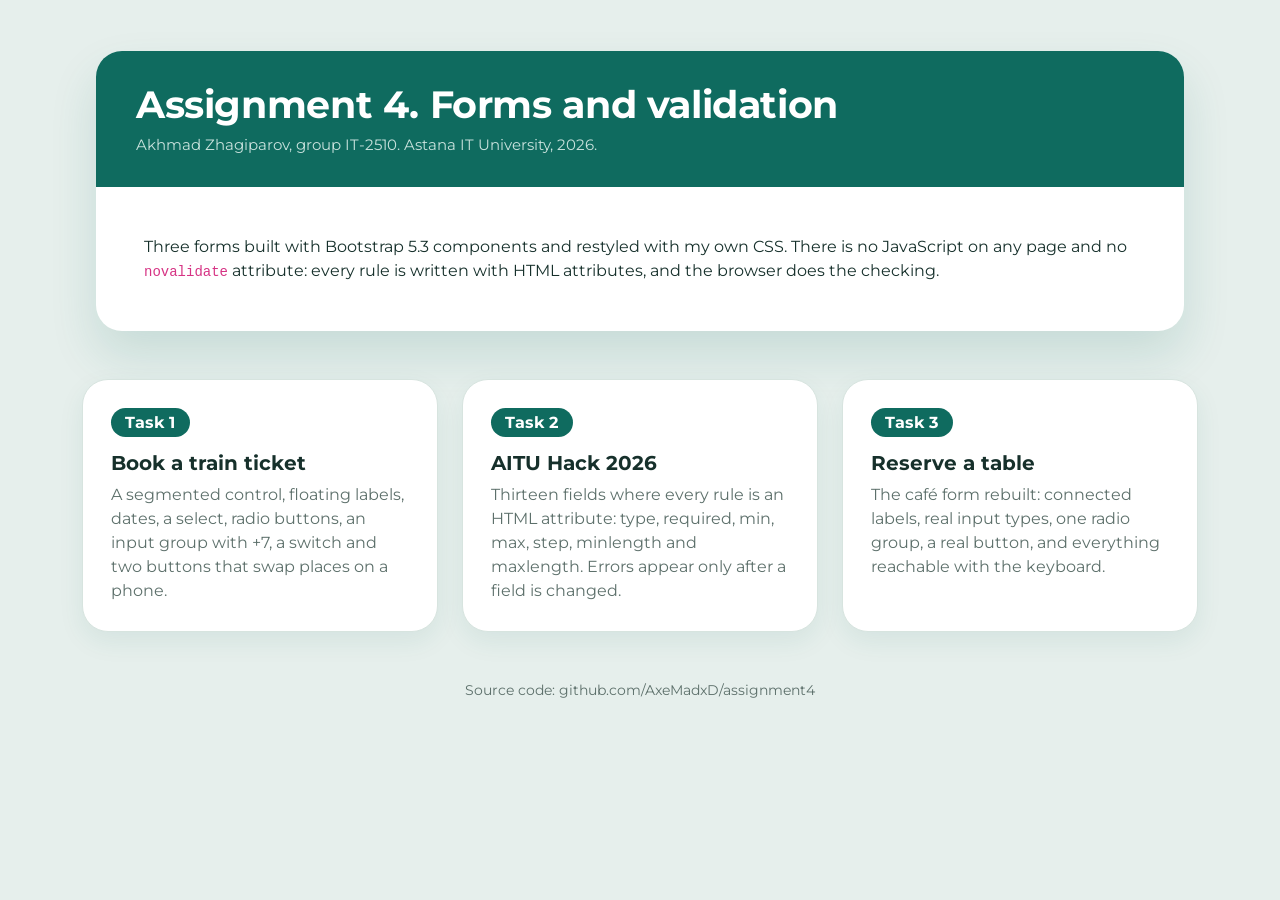
<file: index.html>
<!DOCTYPE html>
<html lang="en">
<head>
    <meta charset="UTF-8">
    <meta name="viewport" content="width=device-width, initial-scale=1">
    <meta name="description" content="Assignment 4: forms and validation. Three Bootstrap forms - a train ticket booking, a hackathon registration validated with HTML attributes, and a rebuilt caf&eacute; reservation form.">
    <title>Assignment 4. Forms and validation</title>
    <link rel="preconnect" href="https://fonts.googleapis.com">
    <link rel="preconnect" href="https://fonts.gstatic.com" crossorigin>
    <link href="https://fonts.googleapis.com/css2?family=Montserrat:wght@400;500;600;700&display=swap" rel="stylesheet">
    <link href="https://cdn.jsdelivr.net/npm/bootstrap@5.3.3/dist/css/bootstrap.min.css" rel="stylesheet" integrity="sha384-QWTKZyjpPEjISv5WaRU9OFeRpok6YctnYmDr5pNlyT2bRjXh0JMhjY6hW+ALEwIH" crossorigin="anonymous">
    <link rel="stylesheet" href="css/style.css">
</head>
<body>
    <main class="qr-page">
        <div class="container">
            <div class="qr-card qr-card--wide mb-5">
                <header class="qr-card__head">
                    <h1>Assignment 4. Forms and validation</h1>
                    <p>Akhmad Zhagiparov, group IT-2510. Astana IT University, 2026.</p>
                </header>
                <div class="qr-card__body">
                    <p class="mb-0">Three forms built with Bootstrap 5.3 components and restyled with my own CSS. There is no JavaScript on any page and no <code>novalidate</code> attribute: every rule is written with HTML attributes, and the browser does the checking.</p>
                </div>
            </div>

            <div class="row row-cols-1 row-cols-md-3 g-4">
                <div class="col">
                    <a class="qr-tile" href="task1.html">
                        <span class="qr-tile__num">Task 1</span>
                        <h2>Book a train ticket</h2>
                        <p>A segmented control, floating labels, dates, a select, radio buttons, an input group with +7, a switch and two buttons that swap places on a phone.</p>
                    </a>
                </div>
                <div class="col">
                    <a class="qr-tile" href="task2.html">
                        <span class="qr-tile__num">Task 2</span>
                        <h2>AITU Hack 2026</h2>
                        <p>Thirteen fields where every rule is an HTML attribute: type, required, min, max, step, minlength and maxlength. Errors appear only after a field is changed.</p>
                    </a>
                </div>
                <div class="col">
                    <a class="qr-tile" href="task3.html">
                        <span class="qr-tile__num">Task 3</span>
                        <h2>Reserve a table</h2>
                        <p>The caf&eacute; form rebuilt: connected labels, real input types, one radio group, a real button, and everything reachable with the keyboard.</p>
                    </a>
                </div>
            </div>

            <p class="qr-foot text-center mt-5 mb-0">Source code: github.com/AxeMadxD/assignment4</p>
        </div>
    </main>
</body>
</html>
</file>
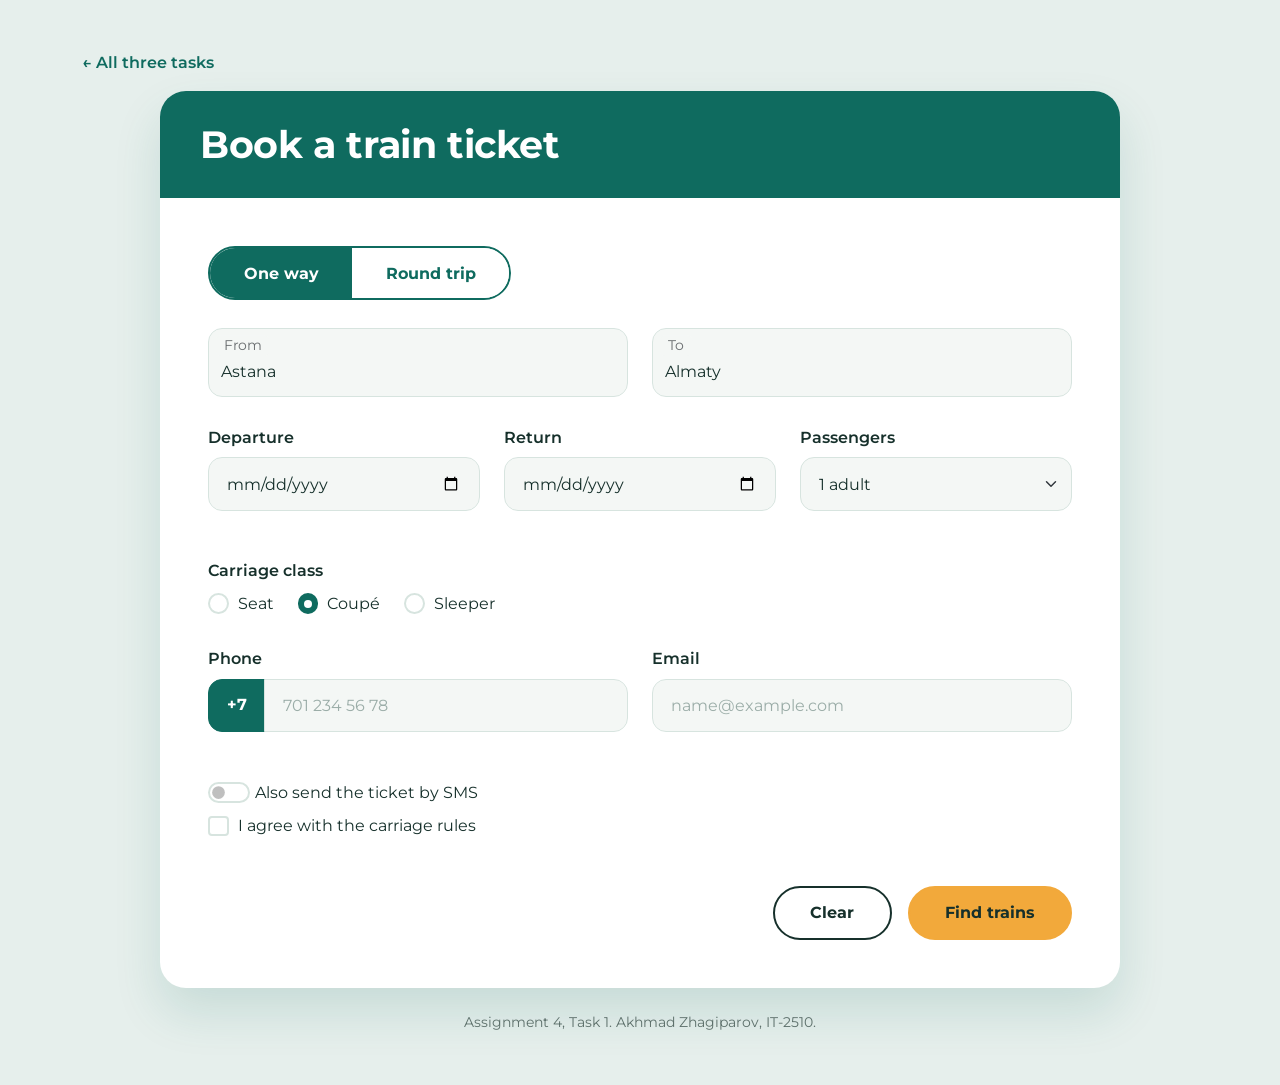
<file: task1.html>
<!DOCTYPE html>
<html lang="en">
<head>
    <meta charset="UTF-8">
    <meta name="viewport" content="width=device-width, initial-scale=1">
    <meta name="description" content="Task 1 of Assignment 4: a train ticket booking form built with Bootstrap form components and restyled with my own CSS.">
    <title>Task 1. Book a train ticket</title>
    <link rel="preconnect" href="https://fonts.googleapis.com">
    <link rel="preconnect" href="https://fonts.gstatic.com" crossorigin>
    <link href="https://fonts.googleapis.com/css2?family=Montserrat:wght@400;500;600;700&display=swap" rel="stylesheet">
    <link href="https://cdn.jsdelivr.net/npm/bootstrap@5.3.3/dist/css/bootstrap.min.css" rel="stylesheet" integrity="sha384-QWTKZyjpPEjISv5WaRU9OFeRpok6YctnYmDr5pNlyT2bRjXh0JMhjY6hW+ALEwIH" crossorigin="anonymous">
    <link rel="stylesheet" href="css/style.css">
</head>
<body>
    <main class="qr-page">
        <div class="container">
            <a class="qr-back" href="index.html">&larr; All three tasks</a>

            <div class="qr-card">
                <header class="qr-card__head">
                    <h1>Book a train ticket</h1>
                </header>

                <form class="qr-card__body" action="#" method="get">
                    <div class="qr-seg" role="group" aria-label="Trip type">
                        <input type="radio" class="btn-check" name="trip" id="trip-one" value="one-way" checked>
                        <label class="btn" for="trip-one">One way</label>
                        <input type="radio" class="btn-check" name="trip" id="trip-round" value="round-trip">
                        <label class="btn" for="trip-round">Round trip</label>
                    </div>

                    <div class="row g-4 mt-1">
                        <div class="col-12 col-lg-6">
                            <div class="form-floating">
                                <input type="text" class="form-control" id="from" name="from" placeholder="From" value="Astana" maxlength="40" required>
                                <label for="from">From</label>
                            </div>
                        </div>
                        <div class="col-12 col-lg-6">
                            <div class="form-floating">
                                <input type="text" class="form-control" id="to" name="to" placeholder="To" value="Almaty" maxlength="40" required>
                                <label for="to">To</label>
                            </div>
                        </div>
                    </div>

                    <div class="row g-4 mt-1">
                        <div class="col-12 col-md-4">
                            <label class="form-label" for="departure">Departure</label>
                            <input type="date" class="form-control" id="departure" name="departure" required>
                        </div>
                        <div class="col-12 col-md-4">
                            <label class="form-label" for="return">Return</label>
                            <input type="date" class="form-control" id="return" name="return">
                        </div>
                        <div class="col-12 col-md-4">
                            <label class="form-label" for="passengers">Passengers</label>
                            <select class="form-select" id="passengers" name="passengers">
                                <option value="1" selected>1 adult</option>
                                <option value="2">2 adults</option>
                                <option value="3">3 adults</option>
                                <option value="4">4 adults</option>
                                <option value="5">5 adults</option>
                                <option value="6">6 adults</option>
                            </select>
                        </div>
                    </div>

                    <fieldset class="mt-5">
                        <legend class="qr-legend">Carriage class</legend>
                        <div class="d-flex flex-wrap gap-3 gap-sm-4">
                            <div class="form-check">
                                <input class="form-check-input" type="radio" name="carriage" id="carriage-seat" value="seat" required>
                                <label class="form-check-label" for="carriage-seat">Seat</label>
                            </div>
                            <div class="form-check">
                                <input class="form-check-input" type="radio" name="carriage" id="carriage-coupe" value="coupe" checked required>
                                <label class="form-check-label" for="carriage-coupe">Coup&eacute;</label>
                            </div>
                            <div class="form-check">
                                <input class="form-check-input" type="radio" name="carriage" id="carriage-sleeper" value="sleeper" required>
                                <label class="form-check-label" for="carriage-sleeper">Sleeper</label>
                            </div>
                        </div>
                    </fieldset>

                    <div class="row g-4 mt-1">
                        <div class="col-12 col-lg-6">
                            <label class="form-label" for="phone">Phone</label>
                            <div class="input-group">
                                <span class="input-group-text" id="country-code">+7</span>
                                <input type="tel" class="form-control" id="phone" name="phone" placeholder="701 234 56 78" inputmode="tel" maxlength="15" aria-describedby="country-code" autocomplete="tel" required>
                            </div>
                        </div>
                        <div class="col-12 col-lg-6">
                            <label class="form-label" for="email">Email</label>
                            <input type="email" class="form-control" id="email" name="email" placeholder="name@example.com" autocomplete="email" required>
                        </div>
                    </div>

                    <div class="form-check form-switch mt-5">
                        <input class="form-check-input" type="checkbox" role="switch" id="sms" name="sms" value="yes">
                        <label class="form-check-label" for="sms">Also send the ticket by SMS</label>
                    </div>

                    <div class="form-check mt-2">
                        <input class="form-check-input" type="checkbox" id="rules" name="rules" value="yes" required>
                        <label class="form-check-label" for="rules">I agree with the carriage rules</label>
                    </div>

                    <div class="qr-actions d-flex flex-column flex-sm-row justify-content-sm-end gap-3 mt-5">
                        <button type="reset" class="btn qr-btn qr-btn--ghost order-2 order-sm-1">Clear</button>
                        <button type="submit" class="btn qr-btn qr-btn--primary order-1 order-sm-2">Find trains</button>
                    </div>
                </form>
            </div>

            <p class="qr-foot text-center mt-4 mb-0">Assignment 4, Task 1. Akhmad Zhagiparov, IT-2510.</p>
        </div>
    </main>
</body>
</html>
</file>
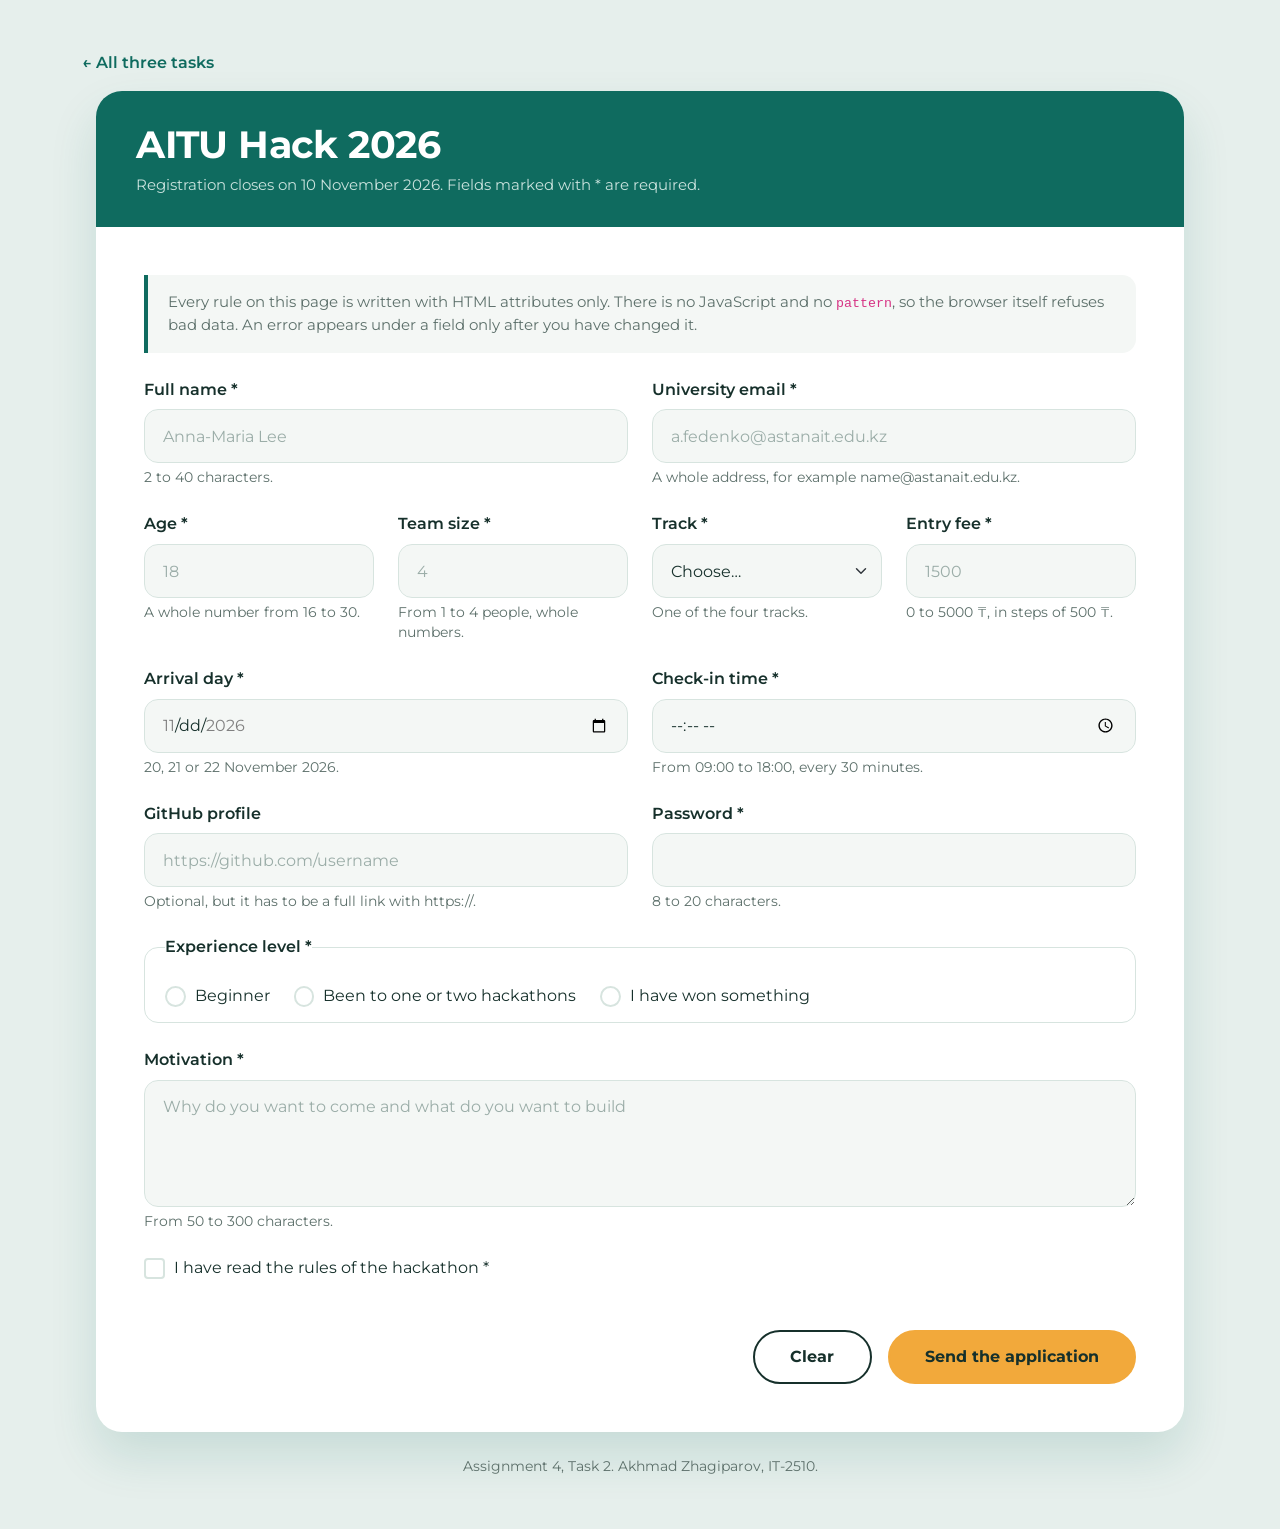
<file: task2.html>
<!DOCTYPE html>
<html lang="en">
<head>
    <meta charset="UTF-8">
    <meta name="viewport" content="width=device-width, initial-scale=1">
    <meta name="description" content="Task 2 of Assignment 4: the registration form of AITU Hack 2026, validated with HTML attributes only.">
    <title>Task 2. AITU Hack 2026 registration</title>
    <link rel="preconnect" href="https://fonts.googleapis.com">
    <link rel="preconnect" href="https://fonts.gstatic.com" crossorigin>
    <link href="https://fonts.googleapis.com/css2?family=Montserrat:wght@400;500;600;700&display=swap" rel="stylesheet">
    <link href="https://cdn.jsdelivr.net/npm/bootstrap@5.3.3/dist/css/bootstrap.min.css" rel="stylesheet" integrity="sha384-QWTKZyjpPEjISv5WaRU9OFeRpok6YctnYmDr5pNlyT2bRjXh0JMhjY6hW+ALEwIH" crossorigin="anonymous">
    <link rel="stylesheet" href="css/style.css">
</head>
<body>
    <main class="qr-page">
        <div class="container">
            <a class="qr-back" href="index.html">&larr; All three tasks</a>

            <div class="qr-card qr-card--wide">
                <header class="qr-card__head">
                    <h1>AITU Hack 2026</h1>
                    <p>Registration closes on 10 November 2026. Fields marked with * are required.</p>
                </header>

                <form class="qr-card__body" action="#" method="get">
                    <p class="qr-note mb-4">Every rule on this page is written with HTML attributes only. There is no JavaScript and no <code>pattern</code>, so the browser itself refuses bad data. An error appears under a field only after you have changed it.</p>

                    <div class="row g-4">
                        <div class="col-12 col-md-6">
                            <label class="form-label" for="fullname">Full name *</label>
                            <input type="text" class="form-control" id="fullname" name="fullname" required minlength="2" maxlength="40" autocomplete="name" placeholder="Anna-Maria Lee">
                            <div class="form-text">2 to 40 characters.</div>
                            <div class="invalid-feedback">Write your full name, between 2 and 40 characters.</div>
                        </div>

                        <div class="col-12 col-md-6">
                            <label class="form-label" for="email">University email *</label>
                            <input type="email" class="form-control" id="email" name="email" required autocomplete="email" placeholder="a.fedenko@astanait.edu.kz">
                            <div class="form-text">A whole address, for example name@astanait.edu.kz.</div>
                            <div class="invalid-feedback">This is not a complete email address.</div>
                        </div>

                        <div class="col-12 col-md-6 col-lg-3">
                            <label class="form-label" for="age">Age *</label>
                            <input type="number" class="form-control" id="age" name="age" required min="16" max="30" step="1" inputmode="numeric" placeholder="18">
                            <div class="form-text">A whole number from 16 to 30.</div>
                            <div class="invalid-feedback">Age must be a whole number from 16 to 30.</div>
                        </div>

                        <div class="col-12 col-md-6 col-lg-3">
                            <label class="form-label" for="team">Team size *</label>
                            <input type="number" class="form-control" id="team" name="team" required min="1" max="4" step="1" inputmode="numeric" placeholder="4">
                            <div class="form-text">From 1 to 4 people, whole numbers.</div>
                            <div class="invalid-feedback">A team is 1, 2, 3 or 4 people.</div>
                        </div>

                        <div class="col-12 col-md-6 col-lg-3">
                            <label class="form-label" for="track">Track *</label>
                            <select class="form-select" id="track" name="track" required>
                                <option value="" selected disabled>Choose&hellip;</option>
                                <option value="web">Web</option>
                                <option value="mobile">Mobile</option>
                                <option value="ai">AI</option>
                                <option value="gamedev">GameDev</option>
                            </select>
                            <div class="form-text">One of the four tracks.</div>
                            <div class="invalid-feedback">Choose a track.</div>
                        </div>

                        <div class="col-12 col-md-6 col-lg-3">
                            <label class="form-label" for="fee">Entry fee *</label>
                            <input type="number" class="form-control" id="fee" name="fee" required min="0" max="5000" step="500" inputmode="numeric" placeholder="1500">
                            <div class="form-text">0 to 5000 &#8376;, in steps of 500 &#8376;.</div>
                            <div class="invalid-feedback">Only 0, 500, 1000 &hellip; up to 5000 tenge.</div>
                        </div>

                        <div class="col-12 col-md-6">
                            <label class="form-label" for="arrival">Arrival day *</label>
                            <input type="date" class="form-control" id="arrival" name="arrival" required min="2026-11-20" max="2026-11-22">
                            <div class="form-text">20, 21 or 22 November 2026.</div>
                            <div class="invalid-feedback">The hackathon runs from 20 to 22 November 2026.</div>
                        </div>

                        <div class="col-12 col-md-6">
                            <label class="form-label" for="checkin">Check-in time *</label>
                            <input type="time" class="form-control" id="checkin" name="checkin" required min="09:00" max="18:00" step="1800">
                            <div class="form-text">From 09:00 to 18:00, every 30 minutes.</div>
                            <div class="invalid-feedback">Check-in is 09:00&ndash;18:00, in half hours: 10:00, 10:30, 11:00&hellip;</div>
                        </div>

                        <div class="col-12 col-md-6">
                            <label class="form-label" for="github">GitHub profile</label>
                            <input type="url" class="form-control" id="github" name="github" placeholder="https://github.com/username">
                            <div class="form-text">Optional, but it has to be a full link with https://.</div>
                            <div class="invalid-feedback">Write the whole link, for example https://github.com/username.</div>
                        </div>

                        <div class="col-12 col-md-6">
                            <label class="form-label" for="password">Password *</label>
                            <input type="password" class="form-control" id="password" name="password" required minlength="8" maxlength="20" autocomplete="new-password">
                            <div class="form-text">8 to 20 characters.</div>
                            <div class="invalid-feedback">The password must be between 8 and 20 characters.</div>
                        </div>

                        <div class="col-12">
                            <fieldset class="qr-fieldset">
                                <legend class="qr-legend">Experience level *</legend>
                                <div class="d-flex flex-wrap gap-3 gap-sm-4">
                                    <div class="form-check">
                                        <input class="form-check-input" type="radio" name="experience" id="exp-beginner" value="beginner" required>
                                        <label class="form-check-label" for="exp-beginner">Beginner</label>
                                    </div>
                                    <div class="form-check">
                                        <input class="form-check-input" type="radio" name="experience" id="exp-middle" value="middle" required>
                                        <label class="form-check-label" for="exp-middle">Been to one or two hackathons</label>
                                    </div>
                                    <div class="form-check">
                                        <input class="form-check-input" type="radio" name="experience" id="exp-pro" value="pro" required>
                                        <label class="form-check-label" for="exp-pro">I have won something</label>
                                    </div>
                                </div>
                                <div class="invalid-feedback">Choose one of the three levels.</div>
                            </fieldset>
                        </div>

                        <div class="col-12">
                            <label class="form-label" for="motivation">Motivation *</label>
                            <textarea class="form-control" id="motivation" name="motivation" rows="4" required minlength="50" maxlength="300" placeholder="Why do you want to come and what do you want to build"></textarea>
                            <div class="form-text">From 50 to 300 characters.</div>
                            <div class="invalid-feedback">Write between 50 and 300 characters.</div>
                        </div>

                        <div class="col-12">
                            <div class="form-check">
                                <input class="form-check-input" type="checkbox" id="rules" name="rules" value="yes" required>
                                <label class="form-check-label" for="rules">I have read the rules of the hackathon *</label>
                                <div class="invalid-feedback">You cannot register without agreeing to the rules.</div>
                            </div>
                        </div>
                    </div>

                    <div class="qr-actions d-flex flex-column flex-sm-row justify-content-sm-end gap-3 mt-5">
                        <button type="reset" class="btn qr-btn qr-btn--ghost order-2 order-sm-1">Clear</button>
                        <button type="submit" class="btn qr-btn qr-btn--primary order-1 order-sm-2">Send the application</button>
                    </div>
                </form>
            </div>

            <p class="qr-foot text-center mt-4 mb-0">Assignment 4, Task 2. Akhmad Zhagiparov, IT-2510.</p>
        </div>
    </main>
</body>
</html>
</file>
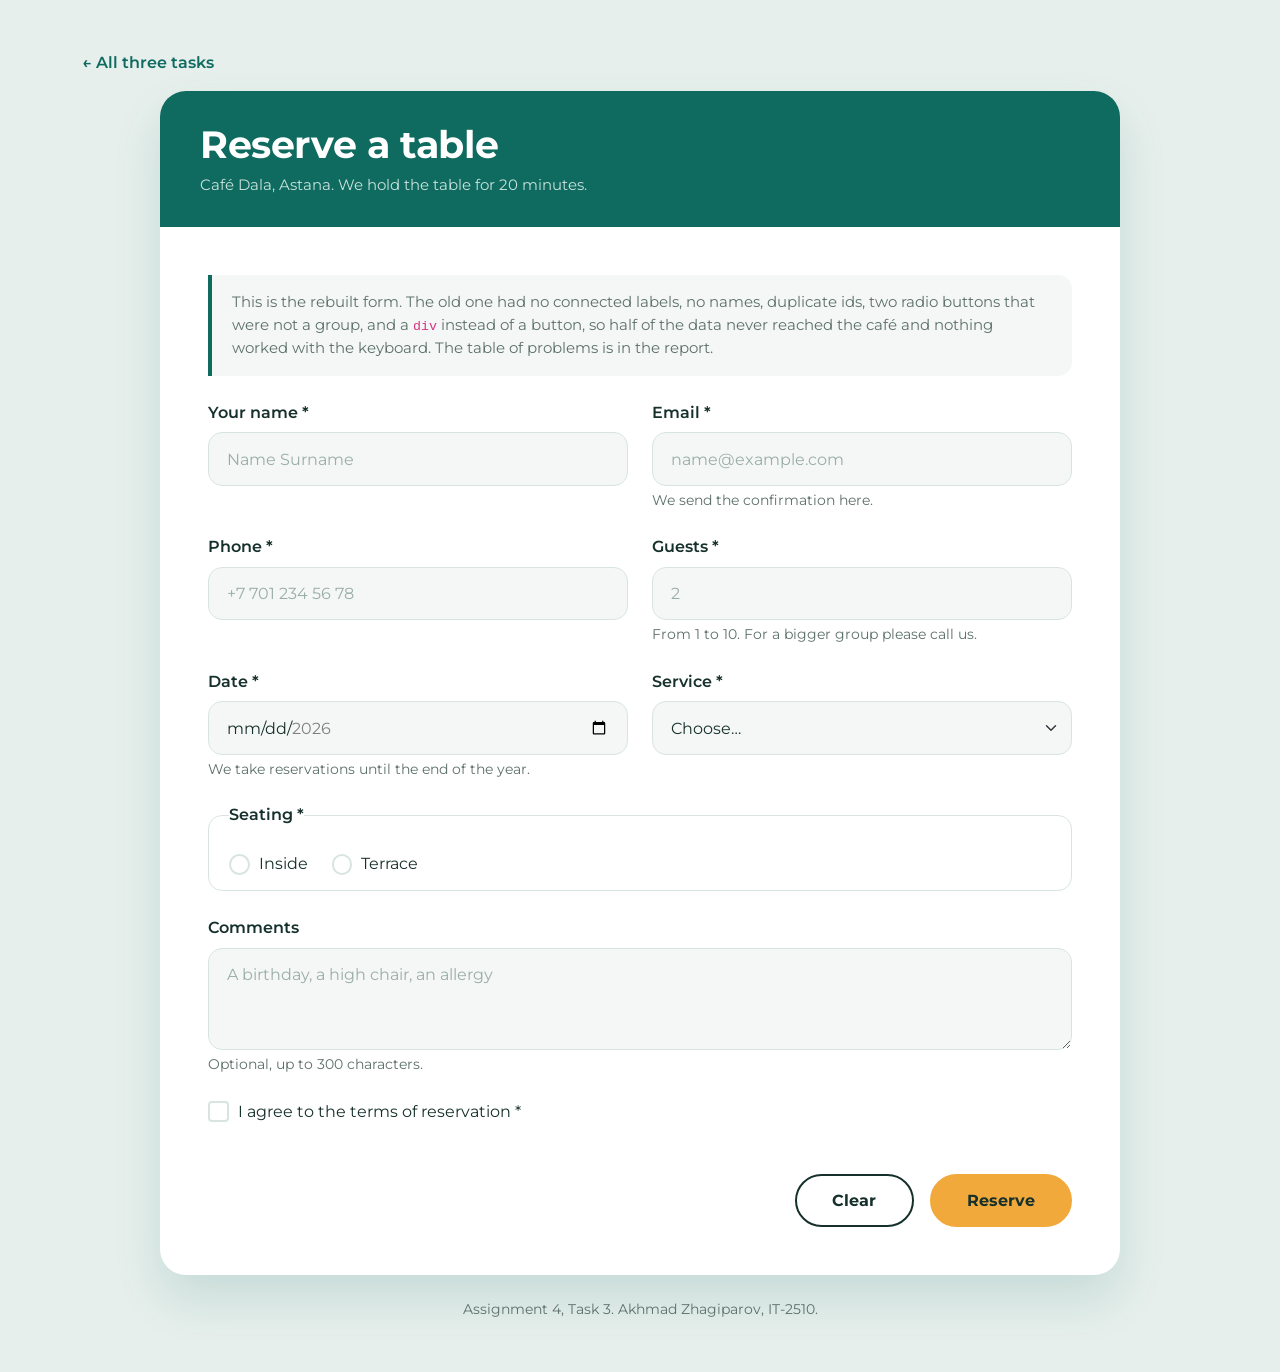
<file: task3.html>
<!DOCTYPE html>
<html lang="en">
<head>
    <meta charset="UTF-8">
    <meta name="viewport" content="width=device-width, initial-scale=1">
    <meta name="description" content="Task 3 of Assignment 4: the caf&eacute; table reservation form rebuilt with Bootstrap, with connected labels, correct input types and keyboard support.">
    <title>Task 3. Reserve a table</title>
    <link rel="preconnect" href="https://fonts.googleapis.com">
    <link rel="preconnect" href="https://fonts.gstatic.com" crossorigin>
    <link href="https://fonts.googleapis.com/css2?family=Montserrat:wght@400;500;600;700&display=swap" rel="stylesheet">
    <link href="https://cdn.jsdelivr.net/npm/bootstrap@5.3.3/dist/css/bootstrap.min.css" rel="stylesheet" integrity="sha384-QWTKZyjpPEjISv5WaRU9OFeRpok6YctnYmDr5pNlyT2bRjXh0JMhjY6hW+ALEwIH" crossorigin="anonymous">
    <link rel="stylesheet" href="css/style.css">
</head>
<body>
    <main class="qr-page">
        <div class="container">
            <a class="qr-back" href="index.html">&larr; All three tasks</a>

            <div class="qr-card">
                <header class="qr-card__head">
                    <h1>Reserve a table</h1>
                    <p>Caf&eacute; Dala, Astana. We hold the table for 20 minutes.</p>
                </header>

                <form class="qr-card__body" action="#" method="get">
                    <p class="qr-note mb-4">This is the rebuilt form. The old one had no connected labels, no names, duplicate ids, two radio buttons that were not a group, and a <code>div</code> instead of a button, so half of the data never reached the caf&eacute; and nothing worked with the keyboard. The table of problems is in the report.</p>

                    <div class="row g-4">
                        <div class="col-12 col-md-6">
                            <label class="form-label" for="name">Your name *</label>
                            <input type="text" class="form-control" id="name" name="name" required maxlength="60" autocomplete="name" placeholder="Name Surname">
                            <div class="invalid-feedback">Tell us who the table is for.</div>
                        </div>

                        <div class="col-12 col-md-6">
                            <label class="form-label" for="email">Email *</label>
                            <input type="email" class="form-control" id="email" name="email" required autocomplete="email" placeholder="name@example.com">
                            <div class="form-text">We send the confirmation here.</div>
                            <div class="invalid-feedback">This is not a complete email address.</div>
                        </div>

                        <div class="col-12 col-md-6">
                            <label class="form-label" for="phone">Phone *</label>
                            <input type="tel" class="form-control" id="phone" name="phone" required maxlength="20" inputmode="tel" autocomplete="tel" placeholder="+7 701 234 56 78">
                            <div class="invalid-feedback">We call if the table becomes free earlier.</div>
                        </div>

                        <div class="col-12 col-md-6">
                            <label class="form-label" for="guests">Guests *</label>
                            <input type="number" class="form-control" id="guests" name="guests" required min="1" max="10" step="1" inputmode="numeric" placeholder="2">
                            <div class="form-text">From 1 to 10. For a bigger group please call us.</div>
                            <div class="invalid-feedback">A whole number of guests, from 1 to 10.</div>
                        </div>

                        <div class="col-12 col-md-6">
                            <label class="form-label" for="date">Date *</label>
                            <input type="date" class="form-control" id="date" name="date" required min="2026-10-18" max="2026-12-31">
                            <div class="form-text">We take reservations until the end of the year.</div>
                            <div class="invalid-feedback">Choose a date between today and 31 December 2026.</div>
                        </div>

                        <div class="col-12 col-md-6">
                            <label class="form-label" for="service">Service *</label>
                            <select class="form-select" id="service" name="service" required>
                                <option value="" selected disabled>Choose&hellip;</option>
                                <option value="lunch">Lunch, 12:00&ndash;16:00</option>
                                <option value="dinner">Dinner, 18:00&ndash;23:00</option>
                            </select>
                            <div class="invalid-feedback">Lunch or dinner?</div>
                        </div>

                        <div class="col-12">
                            <fieldset class="qr-fieldset">
                                <legend class="qr-legend">Seating *</legend>
                                <div class="d-flex flex-wrap gap-3 gap-sm-4">
                                    <div class="form-check">
                                        <input class="form-check-input" type="radio" name="seating" id="seating-inside" value="inside" required>
                                        <label class="form-check-label" for="seating-inside">Inside</label>
                                    </div>
                                    <div class="form-check">
                                        <input class="form-check-input" type="radio" name="seating" id="seating-terrace" value="terrace" required>
                                        <label class="form-check-label" for="seating-terrace">Terrace</label>
                                    </div>
                                </div>
                                <div class="invalid-feedback">Inside or on the terrace?</div>
                            </fieldset>
                        </div>

                        <div class="col-12">
                            <label class="form-label" for="comments">Comments</label>
                            <textarea class="form-control" id="comments" name="comments" rows="3" maxlength="300" placeholder="A birthday, a high chair, an allergy"></textarea>
                            <div class="form-text">Optional, up to 300 characters.</div>
                        </div>

                        <div class="col-12">
                            <div class="form-check">
                                <input class="form-check-input" type="checkbox" id="terms" name="terms" value="yes" required>
                                <label class="form-check-label" for="terms">I agree to the terms of reservation *</label>
                                <div class="invalid-feedback">We need this to hold the table.</div>
                            </div>
                        </div>
                    </div>

                    <div class="qr-actions d-flex flex-column flex-sm-row justify-content-sm-end gap-3 mt-5">
                        <button type="reset" class="btn qr-btn qr-btn--ghost order-2 order-sm-1">Clear</button>
                        <button type="submit" class="btn qr-btn qr-btn--primary order-1 order-sm-2">Reserve</button>
                    </div>
                </form>
            </div>

            <p class="qr-foot text-center mt-4 mb-0">Assignment 4, Task 3. Akhmad Zhagiparov, IT-2510.</p>
        </div>
    </main>
</body>
</html>
</file>
<file: css/style.css>
:root {
    --green: #0f6b5f;
    --green-dark: #0b5349;
    --orange: #f2a93b;
    --orange-dark: #e09a2c;
    --ink: #16302b;
    --field: #f4f7f5;
    --mint: #e6efec;
    --line: #d7e4df;
    --muted: #5d706b;
    --danger: #c2341f;
    --radius: 14px;
    --radius-lg: 26px;
    --shadow: 0 1.5rem 3rem rgba(15, 107, 95, 0.14);
}

body {
    font-family: "Montserrat", "Segoe UI", Arial, sans-serif;
    color: var(--ink);
    background-color: var(--mint);
}

.qr-page {
    padding-block: clamp(1.5rem, 4vw, 3.5rem);
}

.qr-card {
    width: min(100%, 60rem);
    margin-inline: auto;
    background-color: #fff;
    border-radius: var(--radius-lg);
    box-shadow: var(--shadow);
    overflow: hidden;
}

.qr-card--wide {
    width: min(100%, 68rem);
}

.qr-card__head {
    background-color: var(--green);
    color: #fff;
    padding: clamp(1.1rem, 3vw, 1.9rem) clamp(1.25rem, 4vw, 2.5rem);
}

.qr-card__head h1 {
    margin: 0;
    font-size: clamp(1.5rem, 1.1rem + 1.9vw, 2.4rem);
    font-weight: 700;
    letter-spacing: -0.01em;
}

.qr-card__head p {
    margin: 0.4rem 0 0;
    color: #c9e2dd;
    font-size: 0.95rem;
}

.qr-card__body {
    padding: clamp(1.25rem, 4vw, 3rem);
}

.qr-note {
    background-color: var(--field);
    border-left: 4px solid var(--green);
    border-radius: 0 var(--radius) var(--radius) 0;
    padding: 1rem 1.25rem;
    color: var(--muted);
    font-size: 0.95rem;
}

.form-label,
.qr-legend {
    font-weight: 600;
    font-size: 1.02rem;
    color: var(--ink);
    margin-bottom: 0.5rem;
}

.qr-legend {
    font-size: 1rem;
    float: none;
    width: auto;
}

.form-control,
.form-select {
    background-color: var(--field);
    border: 1px solid var(--line);
    border-radius: var(--radius);
    padding: 0.85rem 1.1rem;
    font-size: 1.02rem;
    color: var(--ink);
    font-family: inherit;
}

.form-control::placeholder {
    color: #9bada8;
}

.form-control:focus,
.form-select:focus {
    background-color: #fff;
    border-color: var(--green);
    box-shadow: 0 0 0 0.25rem rgba(15, 107, 95, 0.2);
    color: var(--ink);
}

.form-floating > .form-control {
    padding-top: 1.9rem;
    padding-bottom: 0.7rem;
    height: 4.3rem;
}

.form-floating > label {
    padding: 1rem;
    color: var(--muted);
}

.form-floating > .form-control:not(:placeholder-shown) ~ label::after {
    background-color: var(--field);
}

.form-floating > .form-control:focus ~ label::after {
    background-color: #fff;
}

.form-text {
    color: var(--muted);
    font-size: 0.85rem;
}

.input-group-text {
    background-color: var(--green);
    border: 1px solid var(--green);
    border-radius: var(--radius) 0 0 var(--radius);
    color: #fff;
    font-weight: 700;
    padding-inline: 1.1rem;
}

.input-group > .form-control {
    border-top-left-radius: 0;
    border-bottom-left-radius: 0;
    border-top-right-radius: var(--radius);
    border-bottom-right-radius: var(--radius);
}

.form-check-input {
    width: 1.3rem;
    height: 1.3rem;
    margin-top: 0.15rem;
    background-color: #fff;
    border: 2px solid var(--line);
}

.form-check-input:checked {
    background-color: var(--green);
    border-color: var(--green);
}

.form-check-input:focus {
    border-color: var(--green);
    box-shadow: 0 0 0 0.25rem rgba(15, 107, 95, 0.2);
}

.form-switch .form-check-input {
    width: 2.6rem;
    height: 1.35rem;
    margin-top: 0.1rem;
}

.form-check-label {
    padding-left: 0.35rem;
    font-size: 1.02rem;
}

.qr-seg {
    display: inline-flex;
    border: 2px solid var(--green);
    border-radius: 999px;
    overflow: hidden;
    max-width: 100%;
}

.qr-seg .btn {
    border: 0;
    border-radius: 0;
    padding: 0.8rem 2.1rem;
    font-size: 1.02rem;
    font-weight: 700;
    color: var(--green);
    background-color: #fff;
}

.qr-seg .btn-check:checked + .btn {
    background-color: var(--green);
    color: #fff;
}

.qr-seg .btn-check:focus-visible + .btn {
    outline: 3px solid rgba(15, 107, 95, 0.4);
    outline-offset: -3px;
}

.qr-btn {
    border-radius: 999px;
    font-weight: 700;
    padding: 0.8rem 2.2rem;
}

.qr-btn--primary {
    background-color: var(--orange);
    border: 2px solid var(--orange);
    color: var(--ink);
}

.qr-btn--primary:hover,
.qr-btn--primary:focus-visible {
    background-color: var(--orange-dark);
    border-color: var(--orange-dark);
    color: var(--ink);
}

.qr-btn--ghost {
    background-color: #fff;
    border: 2px solid var(--ink);
    color: var(--ink);
}

.qr-btn--ghost:hover,
.qr-btn--ghost:focus-visible {
    background-color: var(--ink);
    color: #fff;
}

.qr-btn:focus-visible {
    outline: 3px solid rgba(15, 107, 95, 0.45);
    outline-offset: 3px;
}

.qr-actions .btn {
    width: 100%;
}

@media (min-width: 576px) {
    .qr-actions .btn {
        width: auto;
    }
}

.form-control:user-invalid,
.form-select:user-invalid {
    border-color: var(--danger);
    background-color: #fff6f4;
}

.form-control:user-invalid:focus,
.form-select:user-invalid:focus {
    border-color: var(--danger);
    box-shadow: 0 0 0 0.25rem rgba(194, 52, 31, 0.2);
}

.form-control:user-valid,
.form-select:user-valid {
    border-color: var(--green);
}

.form-control:user-invalid ~ .invalid-feedback,
.form-select:user-invalid ~ .invalid-feedback,
.form-check-input:user-invalid ~ .invalid-feedback {
    display: block;
}

fieldset:has(.form-check-input:user-invalid) .invalid-feedback {
    display: block;
}

.form-check-input:user-invalid {
    border-color: var(--danger);
}

.invalid-feedback {
    color: var(--danger);
    font-size: 0.85rem;
    font-weight: 500;
}

.qr-fieldset {
    border: 1px solid var(--line);
    border-radius: var(--radius);
    padding: 1rem 1.25rem 0.75rem;
    background-color: #fff;
}

.qr-hub {
    min-height: 100%;
}

.qr-tile {
    display: flex;
    flex-direction: column;
    height: 100%;
    background-color: #fff;
    border: 1px solid var(--line);
    border-radius: var(--radius-lg);
    padding: 1.75rem;
    text-decoration: none;
    color: var(--ink);
    box-shadow: 0 0.6rem 1.6rem rgba(15, 107, 95, 0.08);
    transition: transform 0.2s ease, box-shadow 0.2s ease;
}

.qr-tile:hover,
.qr-tile:focus-visible {
    transform: translateY(-4px);
    box-shadow: var(--shadow);
    color: var(--ink);
}

.qr-tile__num {
    align-self: flex-start;
    background-color: var(--green);
    color: #fff;
    font-weight: 700;
    border-radius: 999px;
    padding: 0.15rem 0.9rem;
    margin-bottom: 0.9rem;
}

.qr-tile h2 {
    font-size: 1.25rem;
    font-weight: 700;
}

.qr-tile p {
    color: var(--muted);
    margin-bottom: 0;
}

.qr-foot {
    color: var(--muted);
    font-size: 0.9rem;
}

.qr-back {
    display: inline-block;
    margin-bottom: 1rem;
    color: var(--green);
    font-weight: 600;
    text-decoration: none;
}

.qr-back:hover,
.qr-back:focus-visible {
    text-decoration: underline;
    color: var(--green-dark);
}

@media (prefers-reduced-motion: reduce) {
    .qr-tile {
        transition: none;
    }
}
</file>
